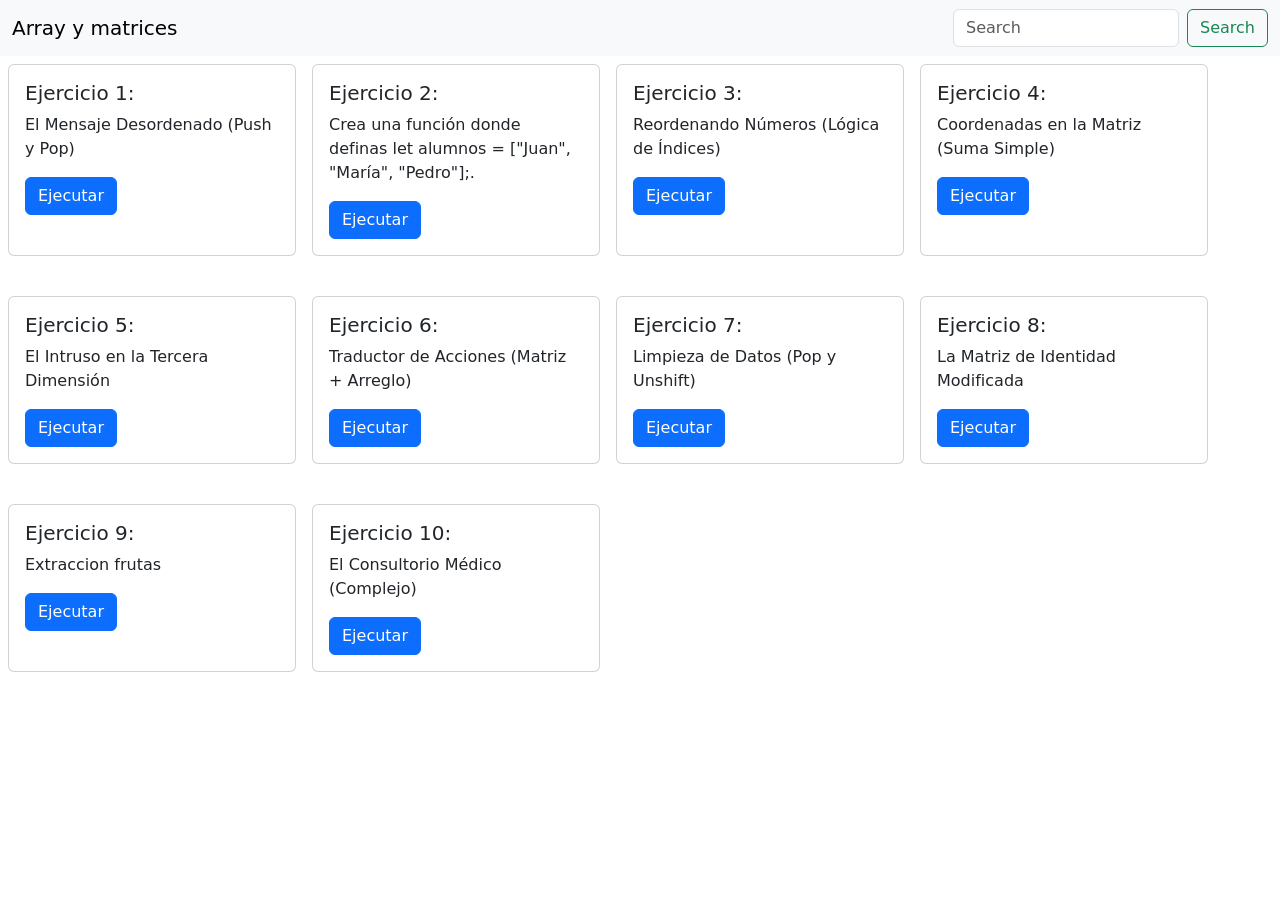
<file: 01_Arrays_matrices/index.html>
<!DOCTYPE html>
<html lang="es">

<head>
    <meta charset="UTF-8">
    <!-- Autor del documento -->
    <meta name="author" content="danieljimenez@liceovvh.cl">
    <meta name="viewport" content="width=device-width, initial-scale=1.0">
    <title>Arreglos y matrices JS</title>
    <!-- Bootstrap  -->
    <link href="https://cdn.jsdelivr.net/npm/bootstrap@5.3.8/dist/css/bootstrap.min.css" rel="stylesheet"
        integrity="sha384-sRIl4kxILFvY47J16cr9ZwB07vP4J8+LH7qKQnuqkuIAvNWLzeN8tE5YBujZqJLB" crossorigin="anonymous">
</head>

<body>
    <header>
        <nav class="navbar bg-body-tertiary">
            <div class="container-fluid">
                <a class="navbar-brand">Array y matrices</a>
                <form class="d-flex" role="search">
                    <input class="form-control me-2" type="search" placeholder="Search" aria-label="Search" />
                    <button class="btn btn-outline-success" type="submit">Search</button>
                </form>
            </div>
        </nav>
        <main class="contenedor p-2 d-flex flex-wrap gap-3">
            <div class="card mb-4" style="width: 18rem;">
                <div class="card-body">
                    <h5 class="card-title">Ejercicio 1:</h5>
                    <p class="card-text">El Mensaje Desordenado (Push y Pop)</p>
                    <a href="#" class="btn btn-primary" onclick="construirFrase()">Ejecutar</a>
                </div>
            </div>
            <div class="card mb-4" style="width: 18rem;">
                <div class="card-body">
                    <h5 class="card-title">Ejercicio 2:</h5>
                    <p class="card-text"> Crea una función donde definas let alumnos = ["Juan", "María", "Pedro"];.</p>
                    <a href="#" class="btn btn-primary" onclick="gestionarFila()">Ejecutar</a>
                </div>
            </div>
            <div class="card mb-4" style="width: 18rem;">
                <div class="card-body">
                    <h5 class="card-title">Ejercicio 3:</h5>
                    <p class="card-text"> Reordenando Números (Lógica de Índices)</p>
                    <a href="#" class="btn btn-primary" onclick="reordenarNumero()">Ejecutar</a>
                </div>
            </div>
            <div class="card mb-4" style="width: 18rem;">
                <div class="card-body">
                    <h5 class="card-title">Ejercicio 4:</h5>
                    <p class="card-text"> Coordenadas en la Matriz (Suma Simple)</p>
                    <a href="#" class="btn btn-primary" onclick="coordenadasM()">Ejecutar</a>
                </div>
            </div>
            <div class="card mb-4" style="width: 18rem;">
                <div class="card-body">
                    <h5 class="card-title">Ejercicio 5:</h5>
                    <p class="card-text"> El Intruso en la Tercera Dimensión</p>
                    <a href="#" class="btn btn-primary" onclick="intruSos()">Ejecutar</a>
                </div>
            </div>
            <div class="card mb-4" style="width: 18rem;">
                <div class="card-body">
                    <h5 class="card-title">Ejercicio 6:</h5>
                    <p class="card-text">Traductor de Acciones (Matriz + Arreglo)</p>
                    <a href="#" class="btn btn-primary" onclick="traducirAcciones()">Ejecutar</a>
                </div>
            </div>
            <div class="card mb-4" style="width: 18rem;">
                <div class="card-body">
                    <h5 class="card-title">Ejercicio 7:</h5>
                    <p class="card-text"> Limpieza de Datos (Pop y Unshift)</p>
                    <a href="#" class="btn btn-primary" onclick="limpiezaDatos()">Ejecutar</a>
                </div>
            </div>
            <div class="card mb-4" style="width: 18rem;">
                <div class="card-body">
                    <h5 class="card-title">Ejercicio 8:</h5>
                    <p class="card-text">La Matriz de Identidad Modificada</p>
                    <a href="#" class="btn btn-primary" onclick="matrizM()">Ejecutar</a>
                </div>
            </div>
            <div class="card mb-4" style="width: 18rem;">
                <div class="card-body">
                    <h5 class="card-title">Ejercicio 9:</h5>
                    <p class="card-text">Extraccion frutas</p>
                    <a href="#" class="btn btn-primary" onclick="extraccionP()">Ejecutar</a>
                </div>
            </div>
            <div class="card mb-4" style="width: 18rem;">
                <div class="card-body">
                    <h5 class="card-title">Ejercicio 10:</h5>
                    <p class="card-text">El Consultorio Médico (Complejo)</p>
                    <a href="#" class="btn btn-primary" onclick="medico()">Ejecutar</a>
                </div>
            </div>
        </main>
    </header>


    <script src="static/js/script.js"></script>
    <!-- Script JS -->
    <script src="https://cdn.jsdelivr.net/npm/bootstrap@5.3.8/dist/js/bootstrap.bundle.min.js"
        integrity="sha384-FKyoEForCGlyvwx9Hj09JcYn3nv7wiPVlz7YYwJrWVcXK/BmnVDxM+D2scQbITxI"
        crossorigin="anonymous"></script>
</body>

</html>
</file>
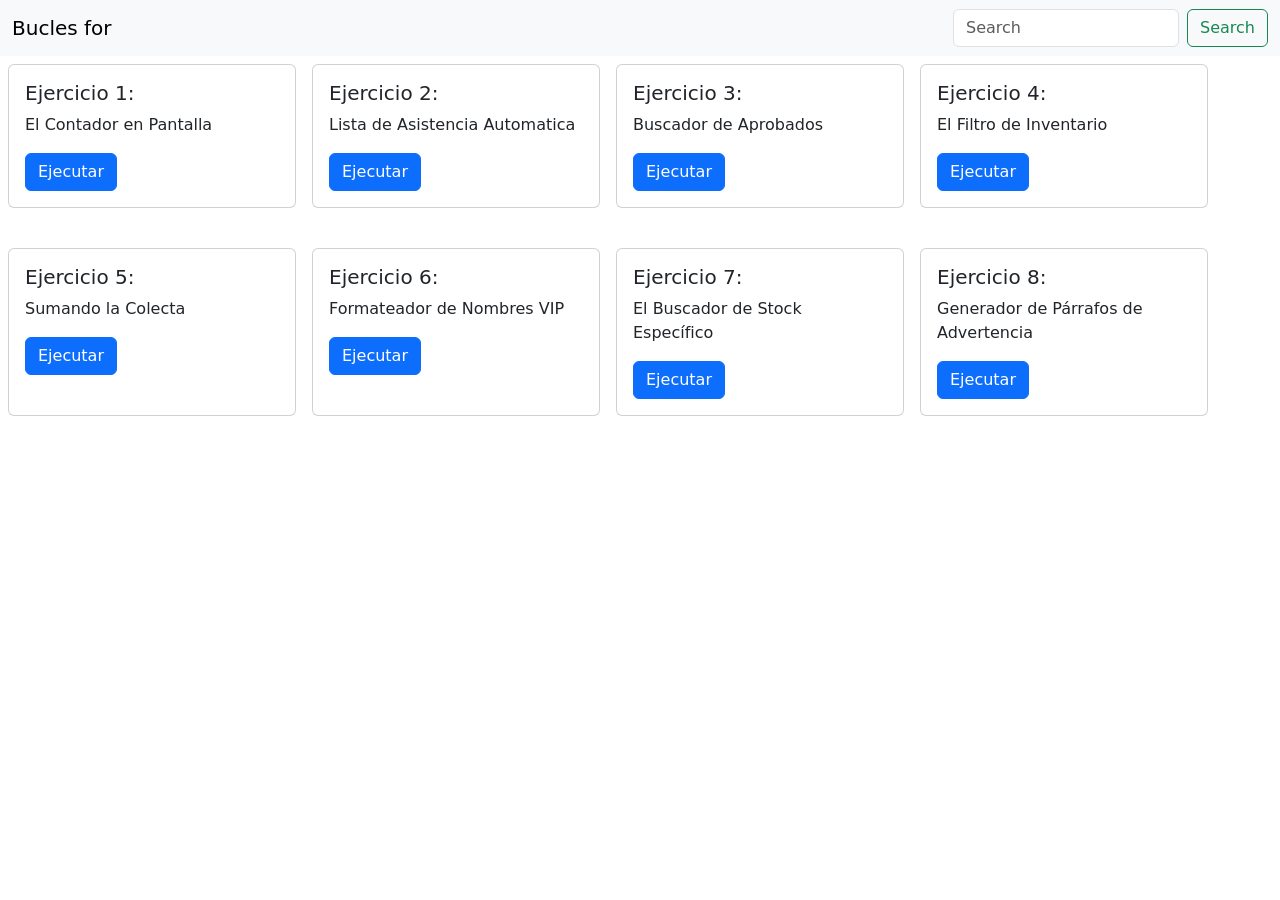
<file: 03_Bucles_for/index.html>
<!DOCTYPE html>
<html lang="es">

<head>
    <meta charset="UTF-8">
    <meta name="viewport" content="width=device-width, initial-scale=1.0">
    <!-- Autor del documento -->
    <meta name="author" content="danieljimenezliceovvh.cl">
    <!-- Bootstrap CSS -->
    <link href="https://cdn.jsdelivr.net/npm/bootstrap@5.3.8/dist/css/bootstrap.min.css" rel="stylesheet"
        integrity="sha384-sRIl4kxILFvY47J16cr9ZwB07vP4J8+LH7qKQnuqkuIAvNWLzeN8tE5YBujZqJLB" crossorigin="anonymous">
    <title>Bucles for</title>
</head>

<body>
    <header>
        <nav class="navbar bg-body-tertiary">
            <div class="container-fluid">
                <a class="navbar-brand">Bucles for</a>
                <form class="d-flex" role="search">
                    <input class="form-control me-2" type="search" placeholder="Search" aria-label="Search" />
                    <button class="btn btn-outline-success" type="submit">Search</button>
                </form>
            </div>
        </nav>
        <main class="contenedor p-2 d-flex flex-wrap gap-3">
            <div class="card mb-4" style="width: 18rem;">
                <div class="card-body">
                    <h5 class="card-title">Ejercicio 1:</h5>
                    <p class="card-text">El Contador en Pantalla</p>
                    <a href="#" class="btn btn-primary" onclick="Contador1()">Ejecutar</a>
                    <div id="resultadoContainer" class="mt-4 d-none">
                        <h5>Resultado</h5>
                        <div id="result1" class="alert alert-success fw-bold"></div>
                    </div>
                </div>
            </div>
            <div class="card mb-4" style="width: 18rem;">
                <div class="card-body">
                    <h5 class="card-title">Ejercicio 2:</h5>
                    <p class="card-text">Lista de Asistencia Automatica</p>
                    <a href="#" class="btn btn-primary" onclick="Lista()">Ejecutar</a>
                    <div id="resultadoContainer2" class="mt-4 d-none">
                        <h5>Resultado</h5>
                        <div id="result2" class="alert alert-success fw-bold"></div>
                    </div>
                </div>
            </div>
            <div class="card mb-4" style="width: 18rem;">
                <div class="card-body">
                    <h5 class="card-title">Ejercicio 3:</h5>
                    <p class="card-text"> Buscador de Aprobados </p>
                    <a href="#" class="btn btn-primary" onclick="Buscador()">Ejecutar</a>
                    <div id="resultadoContainer3" class="mt-4 d-none">
                        <h5>Resultado</h5>
                        <div id="result3" class="alert alert-success fw-bold"></div>
                    </div>
                </div>
            </div>
            <div class="card mb-4" style="width: 18rem;">
                <div class="card-body">
                    <h5 class="card-title">Ejercicio 4:</h5>
                    <p class="card-text">El Filtro de Inventario</p>
                    <a href="#" class="btn btn-primary" onclick="Inventario()">Ejecutar</a>
                    <div id="resultadoContainer4" class="mt-4 d-none">
                        <h5>Resultado</h5>
                        <div id="result4" class="alert alert-success fw-bold"></div>
                    </div>
                </div>
            </div>
            <div class="card mb-4" style="width: 18rem;">
                <div class="card-body">
                    <h5 class="card-title">Ejercicio 5:</h5>
                    <p class="card-text">Sumando la Colecta</p>
                    <a href="#" class="btn btn-primary" onclick="Sumando()">Ejecutar</a>
                    <div id="resultadoContainer5" class="mt-4 d-none">
                        <h5>Resultado</h5>
                        <div id="result5" class="alert alert-success fw-bold"></div>
                    </div>
                </div>
            </div>
            <div class="card mb-4" style="width: 18rem;">
                <div class="card-body">
                    <h5 class="card-title">Ejercicio 6:</h5>
                    <p class="card-text"> Formateador de Nombres VIP</p>
                    <a href="#" class="btn btn-primary" onclick="Formateador()">Ejecutar</a>
                    <div id="resultadoContainer6" class="mt-4 d-none">
                        <h5>Resultado</h5>
                        <div id="result6" class="alert alert-success fw-bold"></div>
                    </div>
                </div>
            </div>
            <div class="card mb-4" style="width: 18rem;">
                <div class="card-body">
                    <h5 class="card-title">Ejercicio 7:</h5>
                    <p class="card-text"> El Buscador de Stock Específico</p>
                    <a href="#" class="btn btn-primary" onclick="Stock()">Ejecutar</a>
                    <div id="resultadoContainer" class="mt-4 d-none">
                        <h5>Resultado</h5>
                        <div id="result1" class="alert alert-success fw-bold"></div>
                    </div>
                </div>
            </div>
            <div class="card mb-4" style="width: 18rem;">
                <div class="card-body">
                    <h5 class="card-title">Ejercicio 8:</h5>
                    <p class="card-text">Generador de Párrafos de Advertencia</p>
                    <a href="#" class="btn btn-primary" onclick="Generador()">Ejecutar</a>
                    <div id="resultadoContainer8" class="mt-4 d-none">
                        <h5>Resultado</h5>
                        <div id="result8" class="alert alert-success fw-bold"></div>
                    </div>
                </div>
            </div>
        </main>
        </div>
        </div>
    </header>

    <!-- Script JS -->
    <script src="static/js/script.js"></script>
    <!-- Bootstrap JS -->
    <script src="https://cdn.jsdelivr.net/npm/bootstrap@5.3.8/dist/js/bootstrap.bundle.min.js"
        integrity="sha384-FKyoEForCGlyvwx9Hj09JcYn3nv7wiPVlz7YYwJrWVcXK/BmnVDxM+D2scQbITxI"
        crossorigin="anonymous"></script>
</body>

</html>
</file>
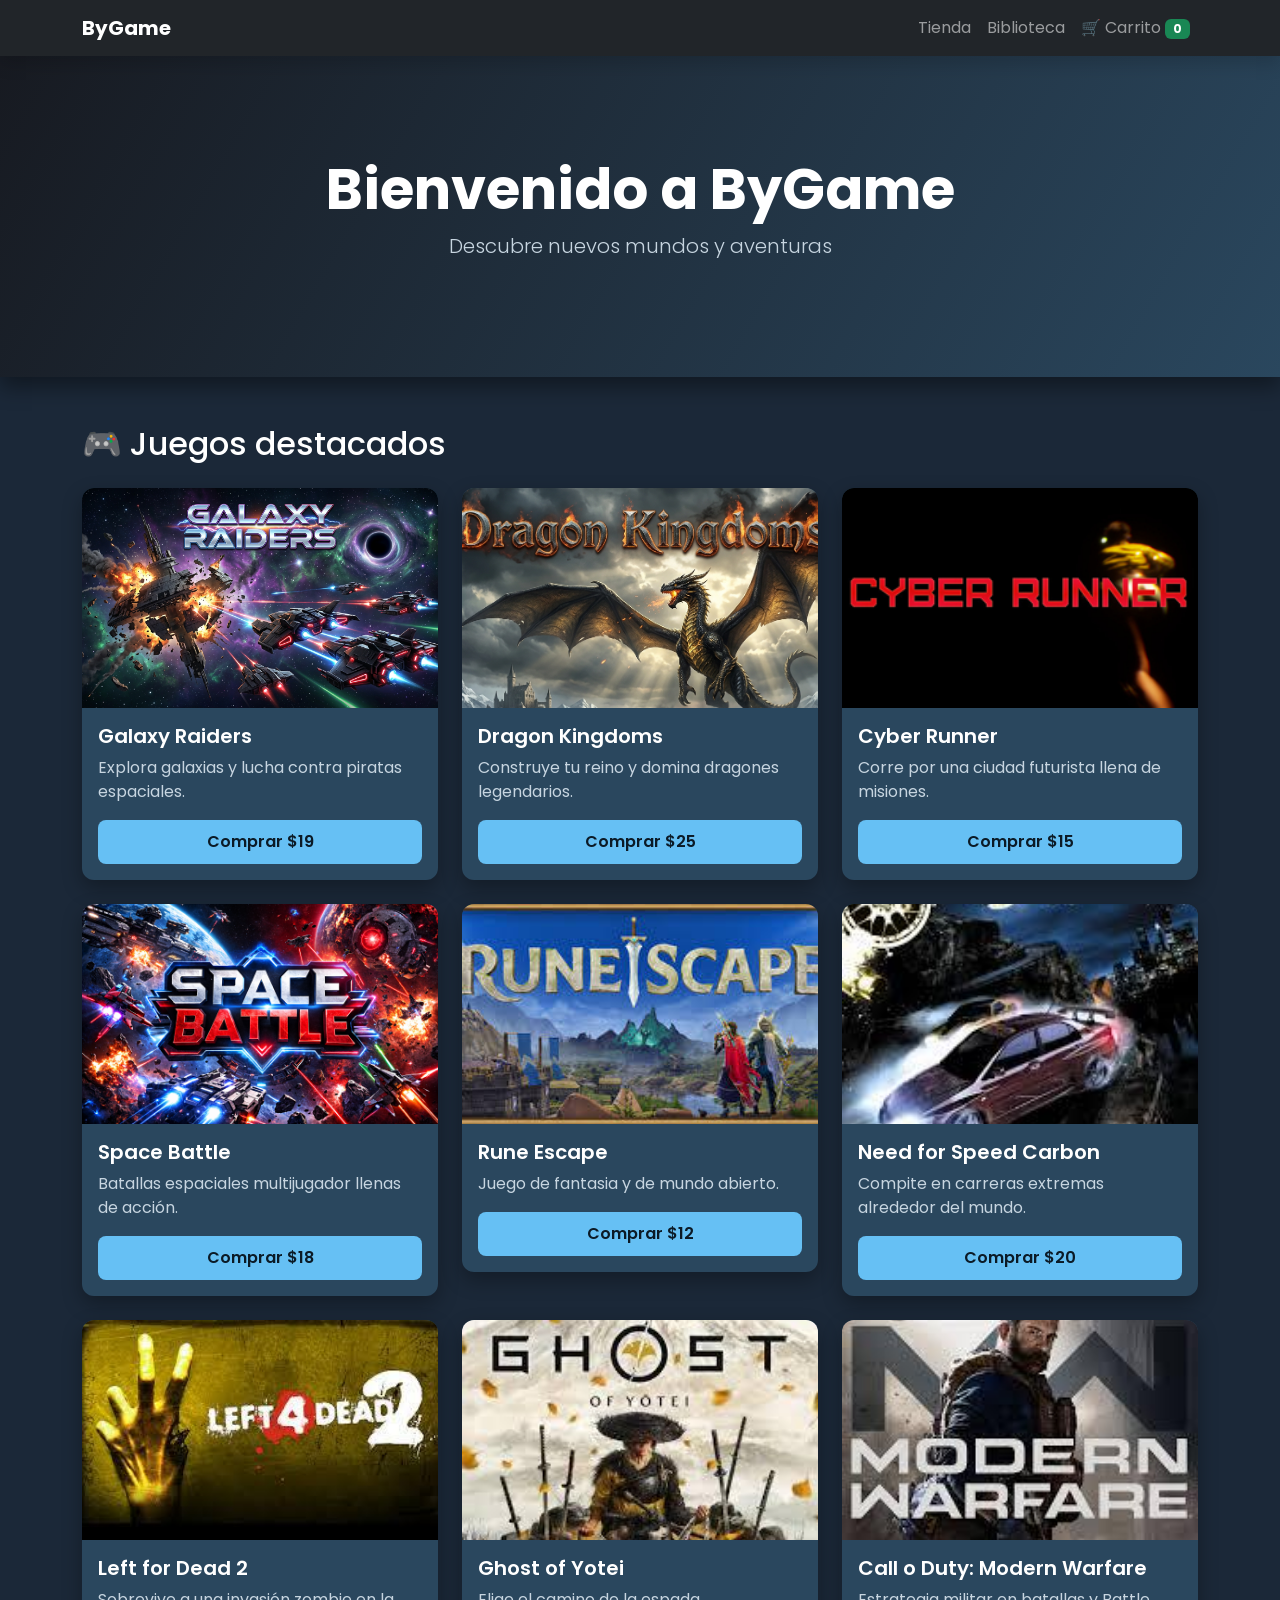
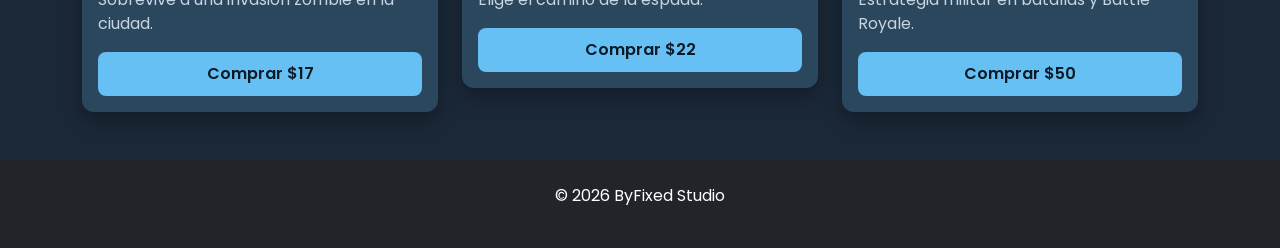
<file: 04_Bootstrap_5_desarrollo_web/index.html>
<!DOCTYPE html>
<html lang="es">

<head>

    <meta charset="UTF-8">
    <meta name="viewport" content="width=device-width, initial-scale=1.0">

    <title>ByFixed Store</title>

    <link href="https://cdn.jsdelivr.net/npm/bootstrap@5.3.2/dist/css/bootstrap.min.css" rel="stylesheet">

    <link href="https://fonts.googleapis.com/css2?family=Poppins:wght@300;400;600&display=swap" rel="stylesheet">

    <link rel="stylesheet" href="style.css">

</head>

<body>

    <nav class="navbar navbar-expand-lg navbar-dark bg-dark shadow">

        <div class="container">

            <a class="navbar-brand fw-bold" href="#">ByGame</a>

            <button class="navbar-toggler" data-bs-toggle="collapse" data-bs-target="#menu">
                <span class="navbar-toggler-icon"></span>
            </button>

            <div class="collapse navbar-collapse" id="menu">

                <ul class="navbar-nav ms-auto">

                    <li class="nav-item">
                        <a class="nav-link" href="#">Tienda</a>
                    </li>

                    <li class="nav-item">
                        <a class="nav-link" href="#">Biblioteca</a>
                    </li>

                    <li class="nav-item">
                        <a class="nav-link" href="#">
                            🛒 Carrito <span id="cart-count" class="badge bg-success">0</span>
                        </a>
                    </li>

                </ul>

            </div>

        </div>

    </nav>

    <header class="hero text-white text-center">

        <div class="container">

            <h1 class="display-4 fw-bold">Bienvenido a ByGame</h1>
            <p class="lead">Descubre nuevos mundos y aventuras</p>

        </div>

    </header>

    <section class="container my-5">

        <h2 class="mb-4">🎮 Juegos destacados</h2>

        <div class="row g-4">

            <!-- Juego 1 -->
            <div class="col-md-4">
                <div class="card game-card">

                    <img src="static/images/Galaxy_Raiders.png" class="card-img-top">

                    <div class="card-body">

                        <h5 class="card-title">Galaxy Raiders</h5>
                        <p class="card-text">Explora galaxias y lucha contra piratas espaciales.</p>

                        <button class="btn btn-buy w-100" onclick="buyGame('Galaxy Raiders')">
                            Comprar $19
                        </button>

                    </div>
                </div>
            </div>

            <!-- Juego 2 -->
            <div class="col-md-4">
                <div class="card game-card">

                    <img src="static/images/Dragon_Kingdoms.png" class="card-img-top">

                    <div class="card-body">

                        <h5 class="card-title">Dragon Kingdoms</h5>
                        <p class="card-text">Construye tu reino y domina dragones legendarios.</p>

                        <button class="btn btn-buy w-100" onclick="buyGame('Dragon Kingdoms')">
                            Comprar $25
                        </button>

                    </div>
                </div>
            </div>

            <!-- Juego 3 -->
            <div class="col-md-4">
                <div class="card game-card">

                    <img src="static/images/Cyber_Runner.jpg" class="card-img-top">

                    <div class="card-body">

                        <h5 class="card-title">Cyber Runner</h5>
                        <p class="card-text">Corre por una ciudad futurista llena de misiones.</p>

                        <button class="btn btn-buy w-100" onclick="buyGame('Cyber Runner')">
                            Comprar $15
                        </button>

                    </div>
                </div>
            </div>

            <!-- Juego 4 -->
            <div class="col-md-4">
                <div class="card game-card">

                    <img src="static/images/SB.png" class="card-img-top">

                    <div class="card-body">

                        <h5 class="card-title">Space Battle</h5>
                        <p class="card-text">Batallas espaciales multijugador llenas de acción.</p>

                        <button class="btn btn-buy w-100" onclick="buyGame('Space Battle')">
                            Comprar $18
                        </button>

                    </div>
                </div>
            </div>

            <!-- Juego 5 -->
            <div class="col-md-4">
                <div class="card game-card">

                    <img src="static/images/descarga.jpg" class="card-img-top">

                    <div class="card-body">

                        <h5 class="card-title">Rune Escape</h5>
                        <p class="card-text">Juego de fantasia y de mundo abierto.</p>

                        <button class="btn btn-buy w-100" onclick="buyGame('Rune Escape')">
                            Comprar $12
                        </button>

                    </div>
                </div>
            </div>

            <!-- Juego 6 -->
            <div class="col-md-4">
                <div class="card game-card">

                    <img src="static/images/carboon.jpg" class="card-img-top">

                    <div class="card-body">

                        <h5 class="card-title">Need for Speed Carbon</h5>
                        <p class="card-text">Compite en carreras extremas alrededor del mundo.</p>

                        <button class="btn btn-buy w-100" onclick="buyGame('Need for Speed Carbon')">
                            Comprar $20
                        </button>

                    </div>
                </div>
            </div>

            <div class="col-md-4">
                <div class="card game-card">

                    <img src="static/images/descarga-_1_.jpg" class="card-img-top">

                    <div class="card-body">

                        <h5 class="card-title">Left for Dead 2</h5>
                        <p class="card-text">Sobrevive a una invasión zombie en la ciudad.</p>

                        <button class="btn btn-buy w-100" onclick="buyGame('Left for Dead 2')">
                            Comprar $17
                        </button>

                    </div>
                </div>
            </div>

            
            <div class="col-md-4">
                <div class="card game-card">

                    <img src="static/images/goy.jpg" class="card-img-top">

                    <div class="card-body">

                        <h5 class="card-title">Ghost of Yotei</h5>
                        <p class="card-text">Elige el camino de la espada.</p>

                        <button class="btn btn-buy w-100" onclick="buyGame('Ghost of Yotei')">
                            Comprar $22
                        </button>

                    </div>
                </div>
            </div>

        
            <div class="col-md-4">
                <div class="card game-card">

                    <img src="static/images/mw_2019.jpg" class="card-img-top">

                    <div class="card-body">

                        <h5 class="card-title">Call o Duty: Modern Warfare</h5>
                        <p class="card-text">Estrategia militar en batallas y Battle Royale.</p>

                        <button class="btn btn-buy w-100" onclick="buyGame('Modern Warfare')">
                            Comprar $50
                        </button>

                    </div>
                </div>
            </div>

        </div>

    </section>
    <footer class="bg-dark text-center text-white p-4">

        <p>© 2026 ByFixed Studio</p>

    </footer>

    <script src="script.js"></script>

</body>

</html>
</file>
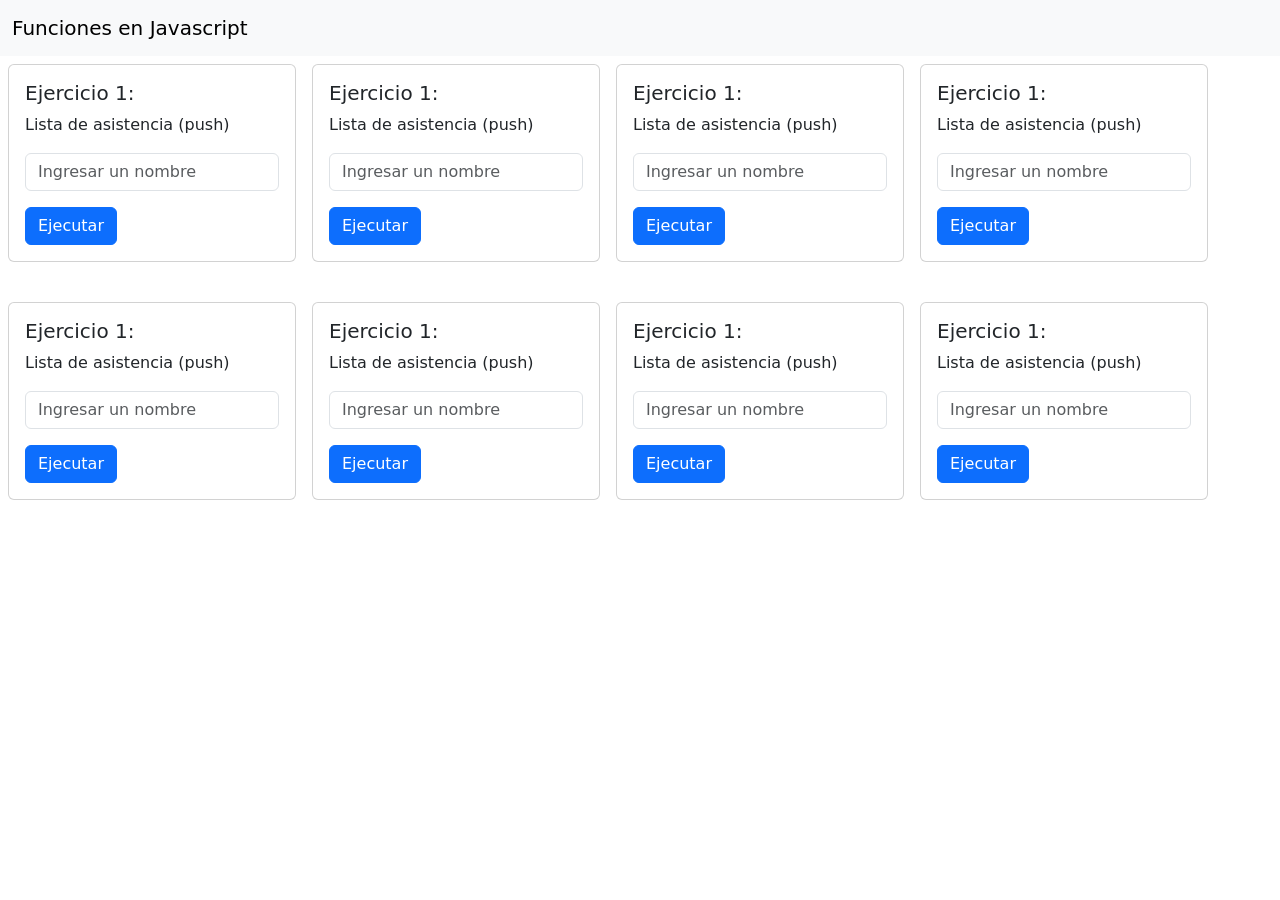
<file: 05_funciones_js/index.html>
<!DOCTYPE html>
<html lang="es">

<head>
    <meta charset="UTF-8">
    <meta name="viewport" content="width=device-width, initial-scale=1.0">
    <link href="https://cdn.jsdelivr.net/npm/bootstrap@5.3.8/dist/css/bootstrap.min.css" rel="stylesheet"
        integrity="sha384-sRIl4kxILFvY47J16cr9ZwB07vP4J8+LH7qKQnuqkuIAvNWLzeN8tE5YBujZqJLB" crossorigin="anonymous">
    <title>funciones js</title>
</head>

<body>
    <header>
        <nav class="navbar bg-body-tertiary">
            <div class="container-fluid">
                <a class="navbar-brand">Funciones en Javascript</a>
            </div>
        </nav>
        <main class="contenedor p-2 d-flex flex-wrap gap-3">
            <div class="card mb-4" style="width: 18rem;">
                <div class="card-body">
                    <h5 class="card-title">Ejercicio 1:</h5>
                    <p class="card-text">Lista de asistencia (push)</p>
                    <input type="text" class="form-control mb-3" id="input1" placeholder="Ingresar un nombre">
                    <a href="#" class="btn btn-primary" onclick="Contador1()">Ejecutar</a>
                    <div id="resultadoContainer" class="mt-4 d-none">
                        <h5>Resultado</h5>
                        <div id="result1" class="alert alert-success fw-bold"></div>
                    </div>
                </div>
            </div>
            <div class="card mb-4" style="width: 18rem;">
                <div class="card-body">
                    <h5 class="card-title">Ejercicio 1:</h5>
                    <p class="card-text">Lista de asistencia (push)</p>
                    <input type="text" class="form-control mb-3" id="input1" placeholder="Ingresar un nombre">
                    <a href="#" class="btn btn-primary" onclick="Contador1()">Ejecutar</a>
                    <div id="resultadoContainer" class="mt-4 d-none">
                        <h5>Resultado</h5>
                        <div id="result1" class="alert alert-success fw-bold"></div>
                    </div>
                </div>
            </div>
            <div class="card mb-4" style="width: 18rem;">
                <div class="card-body">
                    <h5 class="card-title">Ejercicio 1:</h5>
                    <p class="card-text">Lista de asistencia (push)</p>
                    <input type="text" class="form-control mb-3" id="input1" placeholder="Ingresar un nombre">
                    <a href="#" class="btn btn-primary" onclick="Contador1()">Ejecutar</a>
                    <div id="resultadoContainer" class="mt-4 d-none">
                        <h5>Resultado</h5>
                        <div id="result1" class="alert alert-success fw-bold"></div>
                    </div>
                </div>
            </div>
            <div class="card mb-4" style="width: 18rem;">
                <div class="card-body">
                    <h5 class="card-title">Ejercicio 1:</h5>
                    <p class="card-text">Lista de asistencia (push)</p>
                    <input type="text" class="form-control mb-3" id="input1" placeholder="Ingresar un nombre">
                    <a href="#" class="btn btn-primary" onclick="Contador1()">Ejecutar</a>
                    <div id="resultadoContainer" class="mt-4 d-none">
                        <h5>Resultado</h5>
                        <div id="result1" class="alert alert-success fw-bold"></div>
                    </div>
                </div>
            </div>
            <div class="card mb-4" style="width: 18rem;">
                <div class="card-body">
                    <h5 class="card-title">Ejercicio 1:</h5>
                    <p class="card-text">Lista de asistencia (push)</p>
                    <input type="text" class="form-control mb-3" id="input1" placeholder="Ingresar un nombre">
                    <a href="#" class="btn btn-primary" onclick="Contador1()">Ejecutar</a>
                    <div id="resultadoContainer" class="mt-4 d-none">
                        <h5>Resultado</h5>
                        <div id="result1" class="alert alert-success fw-bold"></div>
                    </div>
                </div>
            </div>
            <div class="card mb-4" style="width: 18rem;">
                <div class="card-body">
                    <h5 class="card-title">Ejercicio 1:</h5>
                    <p class="card-text">Lista de asistencia (push)</p>
                    <input type="text" class="form-control mb-3" id="input1" placeholder="Ingresar un nombre">
                    <a href="#" class="btn btn-primary" onclick="Contador1()">Ejecutar</a>
                    <div id="resultadoContainer" class="mt-4 d-none">
                        <h5>Resultado</h5>
                        <div id="result1" class="alert alert-success fw-bold"></div>
                    </div>
                </div>
            </div>
            <div class="card mb-4" style="width: 18rem;">
                <div class="card-body">
                    <h5 class="card-title">Ejercicio 1:</h5>
                    <p class="card-text">Lista de asistencia (push)</p>
                    <input type="text" class="form-control mb-3" id="input1" placeholder="Ingresar un nombre">
                    <a href="#" class="btn btn-primary" onclick="Contador1()">Ejecutar</a>
                    <div id="resultadoContainer" class="mt-4 d-none">
                        <h5>Resultado</h5>
                        <div id="result1" class="alert alert-success fw-bold"></div>
                    </div>
                </div>
            </div>
            <div class="card mb-4" style="width: 18rem;">
                <div class="card-body">
                    <h5 class="card-title">Ejercicio 1:</h5>
                    <p class="card-text">Lista de asistencia (push)</p>
                    <input type="text" class="form-control mb-3" id="input1" placeholder="Ingresar un nombre">
                    <a href="#" class="btn btn-primary" onclick="Contador1()">Ejecutar</a>
                    <div id="resultadoContainer" class="mt-4 d-none">
                        <h5>Resultado</h5>
                        <div id="result1" class="alert alert-success fw-bold"></div>
                    </div>
                </div>
            </div>
        </main>
        </div>
        </div>
    </header>

    <!-- Script JS -->
    <script src="static/js/script.js"></script>
    <!-- Bootstrap JS -->
    <script src="https://cdn.jsdelivr.net/npm/bootstrap@5.3.8/dist/js/bootstrap.bundle.min.js"
        integrity="sha384-FKyoEForCGlyvwx9Hj09JcYn3nv7wiPVlz7YYwJrWVcXK/BmnVDxM+D2scQbITxI"
        crossorigin="anonymous"></script>
</body>

</html>
</file>
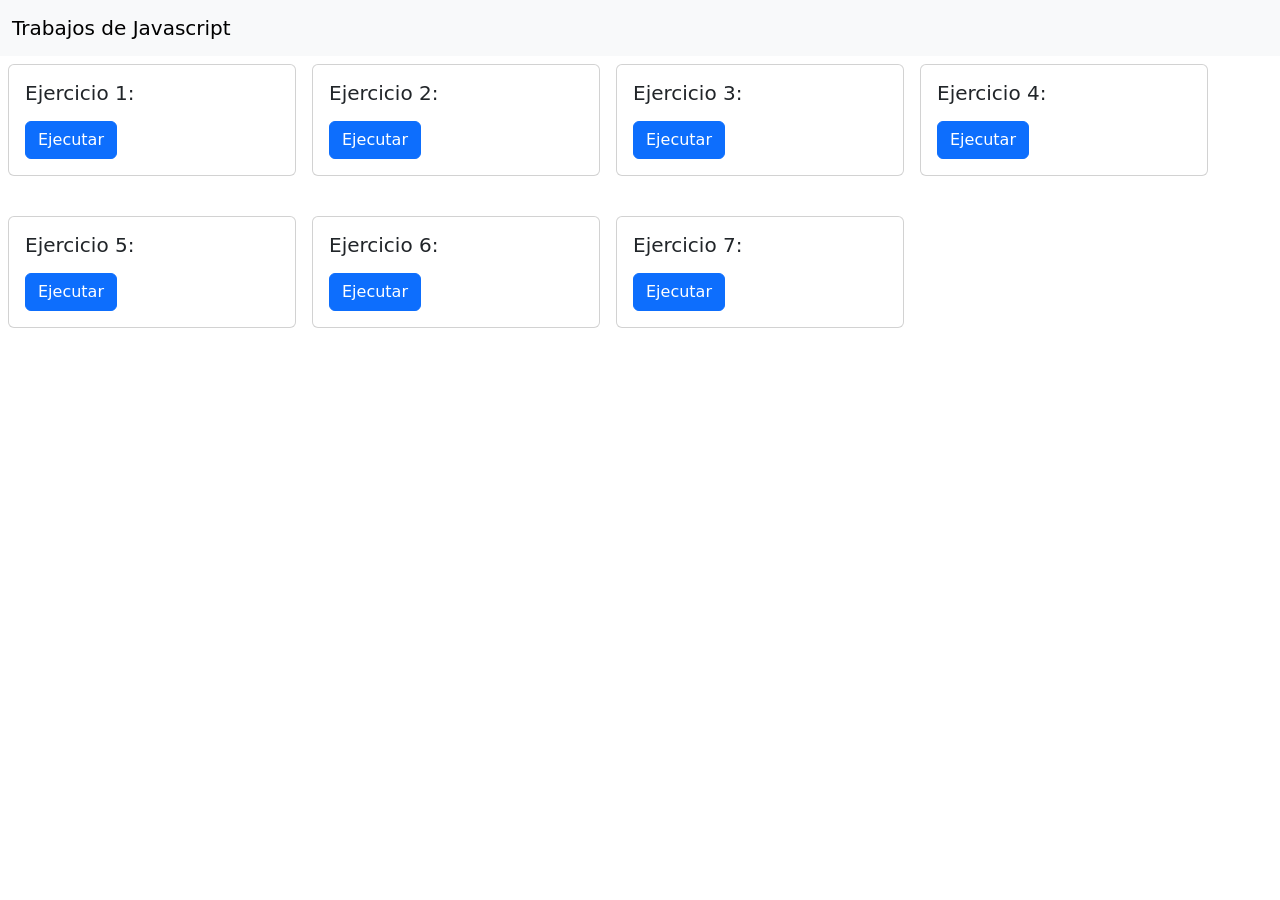
<file: Practica_prueba/index.html>
<!DOCTYPE html>
<html lang="es">

<head>
    <meta charset="UTF-8">
    <meta name="viewport" content="width=device-width, initial-scale=1.0">
    <!-- Autor del documento -->
    <meta name="author" content="danieljimenez@liceovvh.cl">
    <link href="https://cdn.jsdelivr.net/npm/bootstrap@5.3.8/dist/css/bootstrap.min.css" rel="stylesheet"
        integrity="sha384-sRIl4kxILFvY47J16cr9ZwB07vP4J8+LH7qKQnuqkuIAvNWLzeN8tE5YBujZqJLB" crossorigin="anonymous">
    <title>Practica JS</title>
</head>

<body>
    <header>
        <nav class="navbar bg-body-tertiary">
            <div class="container-fluid">
                <a class="navbar-brand">Trabajos de Javascript</a>
            </div>
        </nav>
        <main class="contenedor p-2 d-flex flex-wrap gap-3">
            <div class="card mb-4" style="width: 18rem;">
                <div class="card-body">
                    <h5 class="card-title">Ejercicio 1:</h5>
                    <p class="card-text"></p>
                    <button class="btn btn-primary" onclick="EjercicioP1()">Ejecutar</button>
                    <div id="resultadoContainer" class="mt-4 d-none">
                        <h5>Resultado</h5>
                        <div id="result1" class="alert alert-success fw-bold"></div>
                    </div>
                </div>
            </div>
            <div class="card mb-4" style="width: 18rem;">
                <div class="card-body">
                    <h5 class="card-title">Ejercicio 2:</h5>
                    <p class="card-text"></p>
                    <button href="#" class="btn btn-primary" onclick="agregarNumero()">Ejecutar</button>
                    <div id="resultadoContainer" class="mt-4 d-none">
                        <h5>Resultado</h5>
                        <div id="result1" class="alert alert-success fw-bold"></div>
                    </div>
                </div>
            </div>
            <div class="card mb-4" style="width: 18rem;">
                <div class="card-body">
                    <h5 class="card-title">Ejercicio 3:</h5>
                    <p class="card-text"></p>
                    <a href="#" class="btn btn-primary" onclick="arregloL()">Ejecutar</a>
                    <div id="resultadoContainer" class="mt-4 d-none">
                        <h5>Resultado</h5>
                        <div id="result1" class="alert alert-success fw-bold"></div>
                    </div>
                </div>
            </div>
            <div class="card mb-4" style="width: 18rem;">
                <div class="card-body">
                    <h5 class="card-title">Ejercicio 4:</h5>
                    <p class="card-text"></p>
                    <a href="#" class="btn btn-primary" onclick="parImpar()">Ejecutar</a>
                    <div id="resultadoContainer" class="mt-4 d-none">
                        <h5>Resultado</h5>
                        <div id="result1" class="alert alert-success fw-bold"></div>
                    </div>
                </div>
            </div>
            <div class="card mb-4" style="width: 18rem;">
                <div class="card-body">
                    <h5 class="card-title">Ejercicio 5:</h5>
                    <p class="card-text"></p>
                    <a href="#" class="btn btn-primary" onclick="numeroMayor()">Ejecutar</a>
                    <div id="resultadoContainer" class="mt-4 d-none">
                        <h5>Resultado</h5>
                        <div id="result1" class="alert alert-success fw-bold"></div>
                    </div>
                </div>
            </div>
            <div class="card mb-4" style="width: 18rem;">
                <div class="card-body">
                    <h5 class="card-title">Ejercicio 6:</h5>
                    <p class="card-text"></p>
                    <a href="#" class="btn btn-primary" onclick="Contador1()">Ejecutar</a>
                    <div id="resultadoContainer" class="mt-4 d-none">
                        <h5>Resultado</h5>
                        <div id="result1" class="alert alert-success fw-bold"></div>
                    </div>
                </div>
            </div>
            <div class="card mb-4" style="width: 18rem;">
                <div class="card-body">
                    <h5 class="card-title">Ejercicio 7:</h5>
                    <p class="card-text"></p>
                    <a href="#" class="btn btn-primary" onclick="Contador1()">Ejecutar</a>
                    <div id="resultadoContainer" class="mt-4 d-none">
                        <h5>Resultado</h5>
                        <div id="result1" class="alert alert-success fw-bold"></div>
                    </div>
                </div>
            </div>

        </main>
        </div>
        </div>
    </header>
    <!-- Script JS -->
    <script src="static/js/script.js"></script>
    <!-- Bootstrap JS -->
    <script src="https://cdn.jsdelivr.net/npm/bootstrap@5.3.8/dist/js/bootstrap.bundle.min.js"
        integrity="sha384-FKyoEForCGlyvwx9Hj09JcYn3nv7wiPVlz7YYwJrWVcXK/BmnVDxM+D2scQbITxI"
        crossorigin="anonymous"></script>
</body>

</html>
</file>
<file: 04_Bootstrap_5_desarrollo_web/style.css>
body {
    background: #1b2838;
    color: white;
    font-family: 'Poppins', sans-serif;
}

/* HERO */

.hero {
    background: linear-gradient(120deg, #171a21, #2a475e);
    padding: 100px 0;
    box-shadow: 0 10px 20px rgba(0, 0, 0, 0.4);
}

.hero p {
    color: #c7d5e0;
}

/* CARDS */

.game-card {

    background: #2a475e;

    border: none;

    border-radius: 12px;

    overflow: hidden;

    transition: all 0.3s ease;

    box-shadow: 0 8px 20px rgba(0, 0, 0, 0.3);

}

.game-card:hover {

    transform: translateY(-8px) scale(1.02);

    box-shadow: 0 15px 30px rgba(0, 0, 0, 0.6);

}

.card-img-top {

    height: 220px;

    object-fit: cover;

}

.card-title {

    color: white;

    font-weight: 600;

}

.card-text {

    color: #c7d5e0;

}

/* BOTON */

.btn-buy {

    background: #66c0f4;

    border: none;

    color: #0b1a26;

    font-weight: 600;

    padding: 10px;

    border-radius: 8px;

    transition: 0.2s;

}

.btn-buy:hover {

    background: #8ed6ff;

    transform: scale(1.05);

}

/* NAVBAR */

.nav-link:hover {

    color: #66c0f4 !important;

}

/* NOTIFICACION */

.notification {

    position: fixed;

    bottom: 20px;

    right: 20px;

    background: #66c0f4;

    color: #0b1a26;

    padding: 15px 20px;

    border-radius: 8px;

    font-weight: 600;

    opacity: 0;

    transform: translateY(20px);

    transition: all 0.3s ease;

    z-index: 1000;

}

.notification.show {

    opacity: 1;

    transform: translateY(0);

}
</file>
